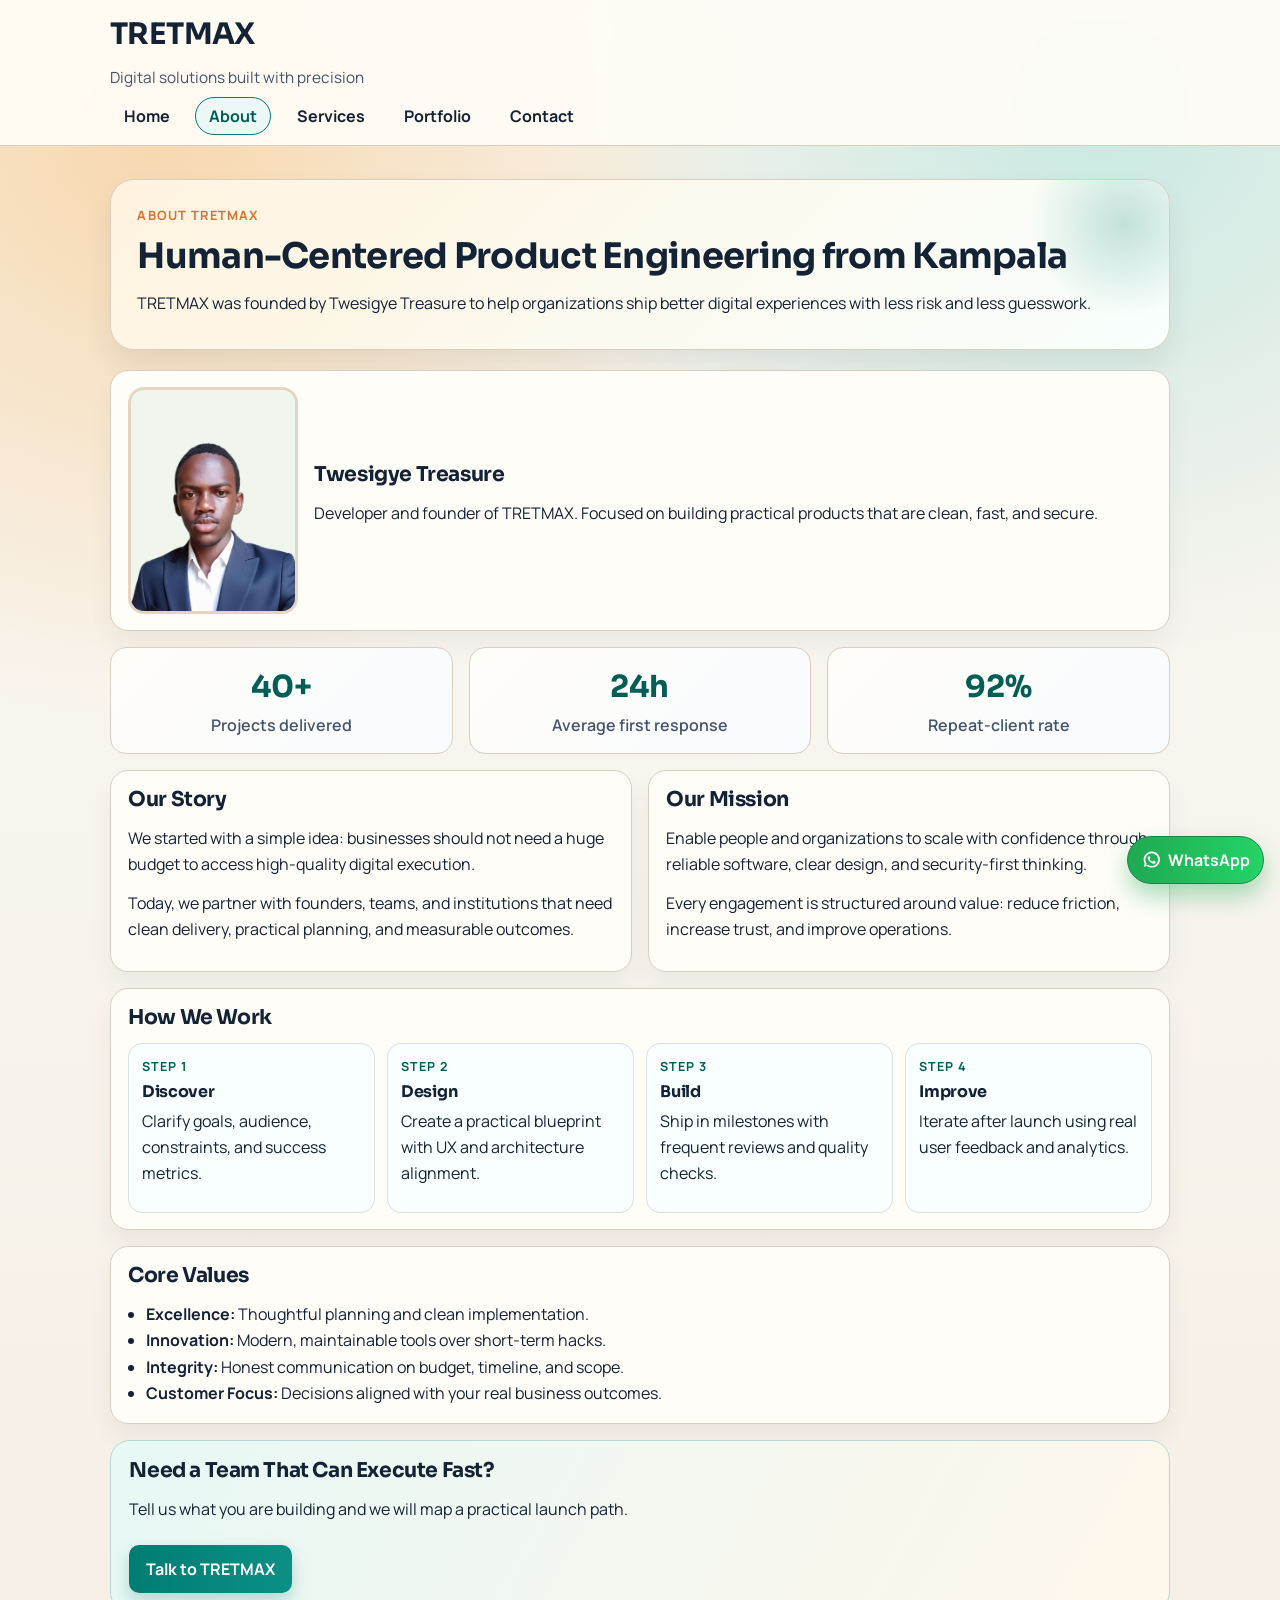
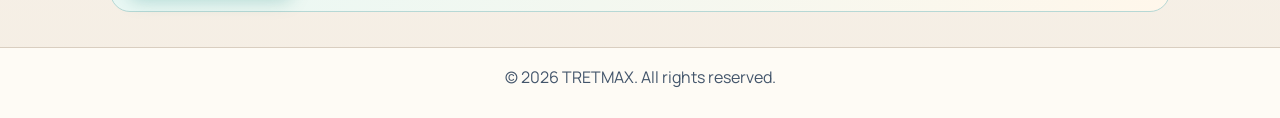
<file: about.html>
<!DOCTYPE html>
<html lang="en">
<head>
    <meta charset="UTF-8">
    <meta name="viewport" content="width=device-width, initial-scale=1.0">
    <title>About - TRETMAX</title>
    <link rel="stylesheet" href="styles.css">
</head>
<body>
    <header class="site-header">
        <div class="container">
            <h1>TRETMAX</h1>
            <p class="tagline">Digital solutions built with precision</p>
            <nav>
                <ul>
                    <li><a href="index.html">Home</a></li>
                    <li><a href="about.html" aria-current="page">About</a></li>
                    <li><a href="services.html">Services</a></li>
                    <li><a href="portfolio.html">Portfolio</a></li>
                    <li><a href="contact.html">Contact</a></li>
                </ul>
            </nav>
        </div>
    </header>

    <main class="container">
        <section class="hero compact">
            <p class="eyebrow">About TRETMAX</p>
            <h2>Human-Centered Product Engineering from Kampala</h2>
            <p>TRETMAX was founded by Twesigye Treasure to help organizations ship better digital experiences with less risk and less guesswork.</p>
        </section>

        <section class="card profile-card">
            <div class="profile-photo-wrap">
                <img class="profile-photo" src="me.jpg" alt="Portrait of Twesigye Treasure">
            </div>
            <div>
                <h3>Twesigye Treasure</h3>
                <p>Developer and founder of TRETMAX. Focused on building practical products that are clean, fast, and secure.</p>
            </div>
        </section>

        <section class="grid stats-grid">
            <article class="metric-card">
                <p class="metric-number">40+</p>
                <p class="metric-label">Projects delivered</p>
            </article>
            <article class="metric-card">
                <p class="metric-number">24h</p>
                <p class="metric-label">Average first response</p>
            </article>
            <article class="metric-card">
                <p class="metric-number">92%</p>
                <p class="metric-label">Repeat-client rate</p>
            </article>
        </section>

        <section class="grid two-up">
            <article class="card">
                <h3>Our Story</h3>
                <p>We started with a simple idea: businesses should not need a huge budget to access high-quality digital execution.</p>
                <p>Today, we partner with founders, teams, and institutions that need clean delivery, practical planning, and measurable outcomes.</p>
            </article>
            <article class="card">
                <h3>Our Mission</h3>
                <p>Enable people and organizations to scale with confidence through reliable software, clear design, and security-first thinking.</p>
                <p>Every engagement is structured around value: reduce friction, increase trust, and improve operations.</p>
            </article>
        </section>

        <section class="card">
            <h3>How We Work</h3>
            <div class="process-grid">
                <article class="step">
                    <p class="step-tag">Step 1</p>
                    <h4>Discover</h4>
                    <p>Clarify goals, audience, constraints, and success metrics.</p>
                </article>
                <article class="step">
                    <p class="step-tag">Step 2</p>
                    <h4>Design</h4>
                    <p>Create a practical blueprint with UX and architecture alignment.</p>
                </article>
                <article class="step">
                    <p class="step-tag">Step 3</p>
                    <h4>Build</h4>
                    <p>Ship in milestones with frequent reviews and quality checks.</p>
                </article>
                <article class="step">
                    <p class="step-tag">Step 4</p>
                    <h4>Improve</h4>
                    <p>Iterate after launch using real user feedback and analytics.</p>
                </article>
            </div>
        </section>

        <section class="card">
            <h3>Core Values</h3>
            <ul>
                <li><strong>Excellence:</strong> Thoughtful planning and clean implementation.</li>
                <li><strong>Innovation:</strong> Modern, maintainable tools over short-term hacks.</li>
                <li><strong>Integrity:</strong> Honest communication on budget, timeline, and scope.</li>
                <li><strong>Customer Focus:</strong> Decisions aligned with your real business outcomes.</li>
            </ul>
        </section>

        <section class="cta-panel">
            <h3>Need a Team That Can Execute Fast?</h3>
            <p>Tell us what you are building and we will map a practical launch path.</p>
            <a class="cta" href="contact.html">Talk to TRETMAX</a>
        </section>
    </main>

    <footer class="site-footer">
        <p>&copy; 2026 TRETMAX. All rights reserved.</p>
    </footer>
    <script src="script.js"></script>
</body>
</html>
</file>
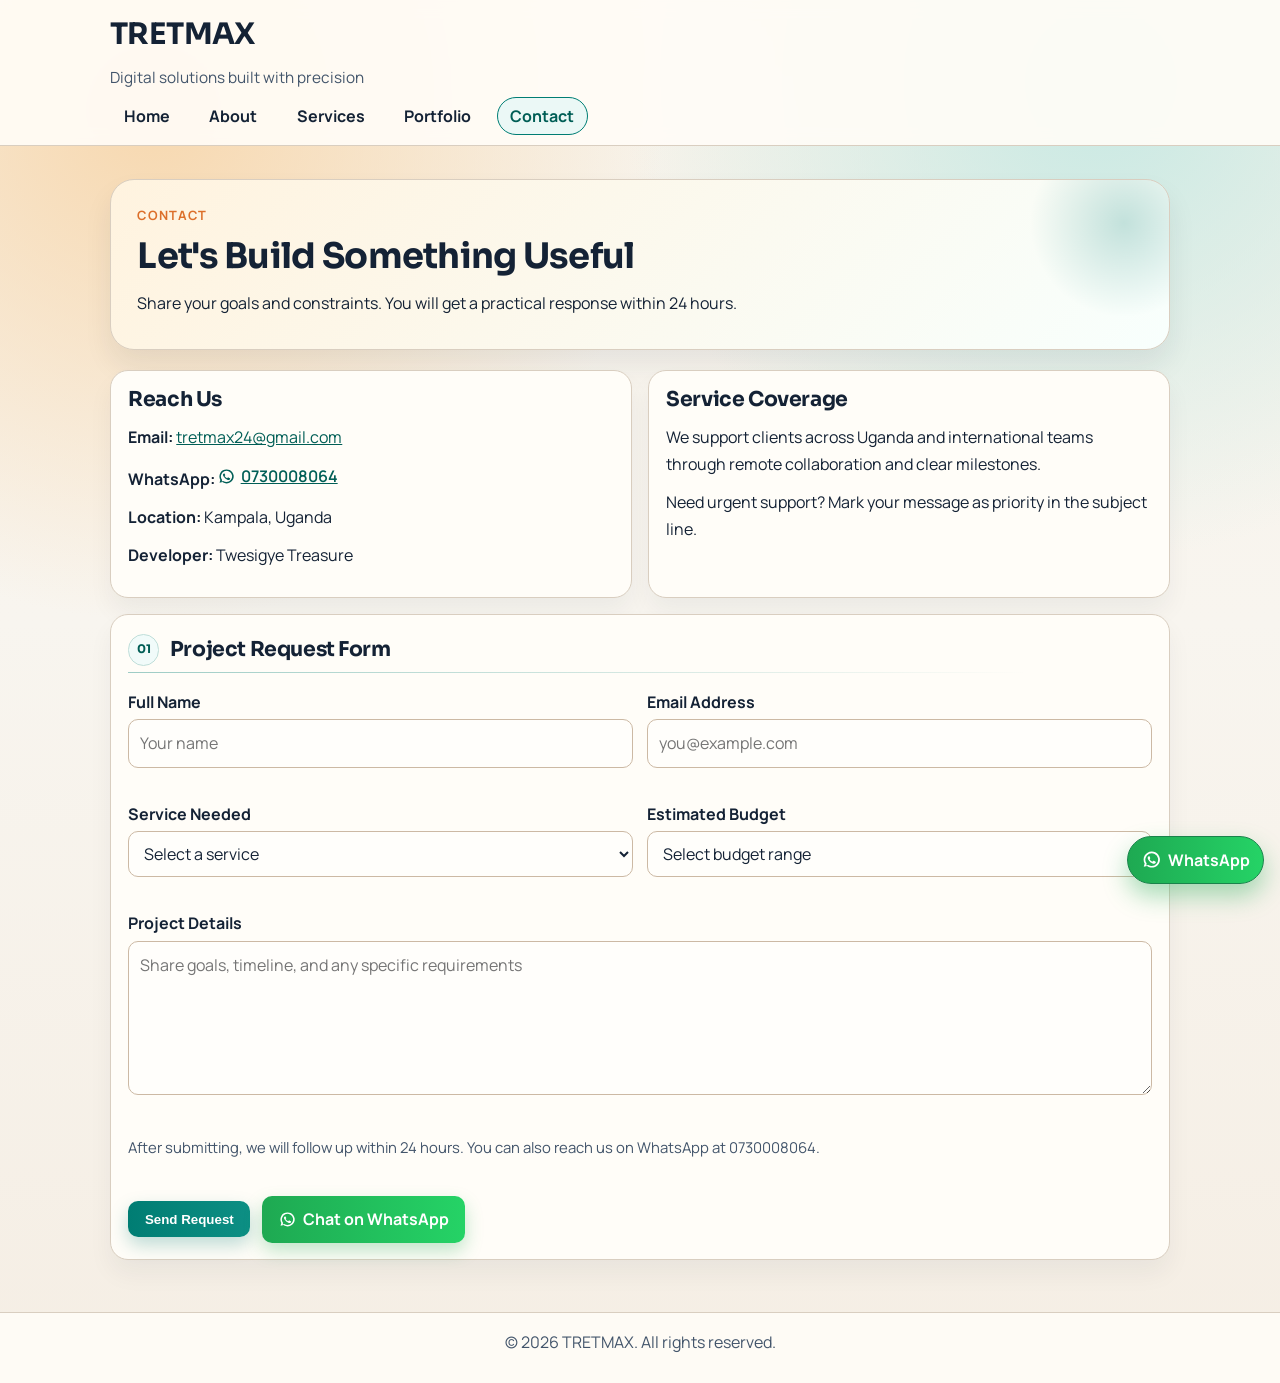
<file: contact.html>
<!DOCTYPE html>
<html lang="en">
<head>
    <meta charset="UTF-8">
    <meta name="viewport" content="width=device-width, initial-scale=1.0">
    <title>Contact - TRETMAX</title>
    <link rel="stylesheet" href="styles.css">
</head>
<body>
    <header class="site-header">
        <div class="container">
            <h1>TRETMAX</h1>
            <p class="tagline">Digital solutions built with precision</p>
            <nav>
                <ul>
                    <li><a href="index.html">Home</a></li>
                    <li><a href="about.html">About</a></li>
                    <li><a href="services.html">Services</a></li>
                    <li><a href="portfolio.html">Portfolio</a></li>
                    <li><a href="contact.html" aria-current="page">Contact</a></li>
                </ul>
            </nav>
        </div>
    </header>

    <main class="container">
        <section class="hero compact">
            <p class="eyebrow">Contact</p>
            <h2>Let's Build Something Useful</h2>
            <p>Share your goals and constraints. You will get a practical response within 24 hours.</p>
        </section>

        <section class="grid two-up">
            <article class="card">
                <h3>Reach Us</h3>
                <p><strong>Email:</strong> <a href="mailto:tretmax24@gmail.com">tretmax24@gmail.com</a></p>
                <p>
                    <strong>WhatsApp:</strong>
                    <a class="wa-inline" href="https://wa.me/256730008064" target="_blank" rel="noopener" aria-label="Chat on WhatsApp">
                        <span class="wa-logo" aria-hidden="true">
                            <svg viewBox="0 0 24 24" focusable="false" aria-hidden="true">
                                <path d="M12 2a10 10 0 0 0-8.66 15l-1.1 4 4.1-1.08A10 10 0 1 0 12 2Zm0 18a8 8 0 0 1-4.08-1.12l-.29-.17-2.43.64.65-2.37-.19-.3A8 8 0 1 1 12 20Zm4.26-5.83c-.23-.12-1.36-.67-1.58-.74s-.38-.12-.54.12-.62.74-.76.89-.28.17-.51.06a6.54 6.54 0 0 1-1.93-1.19 7.22 7.22 0 0 1-1.34-1.67c-.14-.24 0-.36.11-.48.1-.1.23-.25.34-.37a1.41 1.41 0 0 0 .23-.39.43.43 0 0 0 0-.4c-.06-.12-.54-1.29-.74-1.77s-.39-.4-.54-.41h-.46a.9.9 0 0 0-.64.3 2.69 2.69 0 0 0-.84 2A4.68 4.68 0 0 0 8.6 13a10.69 10.69 0 0 0 4.09 3.61 13.87 13.87 0 0 0 1.36.5 3.3 3.3 0 0 0 1.5.1 2.45 2.45 0 0 0 1.61-1.14 2 2 0 0 0 .14-1.14c-.06-.08-.22-.13-.45-.25Z"/>
                            </svg>
                        </span>
                        <span>0730008064</span>
                    </a>
                </p>
                <p><strong>Location:</strong> Kampala, Uganda</p>
                <p><strong>Developer:</strong> Twesigye Treasure</p>
            </article>
            <article class="card">
                <h3>Service Coverage</h3>
                <p>We support clients across Uganda and international teams through remote collaboration and clear milestones.</p>
                <p>Need urgent support? Mark your message as priority in the subject line.</p>
            </article>
        </section>

        <section class="card">
            <div class="section-head">
                <span class="section-icon" aria-hidden="true">01</span>
                <h3>Project Request Form</h3>
            </div>
            <div class="section-rule"></div>
            <form
                id="contactForm"
                class="contact-form"
                action="https://formsubmit.co/ajax/tretmax24@gmail.com"
                method="POST"
                novalidate
            >
                <input type="hidden" name="_subject" value="New TRETMAX Project Request">
                <input type="hidden" name="_template" value="table">
                <input type="hidden" name="_captcha" value="false">
                <input type="text" name="_honey" autocomplete="off" tabindex="-1" class="hidden-trap">
                <div class="form-grid">
                    <div class="field">
                        <label for="name">Full Name</label>
                        <input id="name" name="name" type="text" placeholder="Your name" required>
                        <p class="field-error" data-error-for="name"></p>
                    </div>

                    <div class="field">
                        <label for="email">Email Address</label>
                        <input id="email" name="email" type="email" placeholder="you@example.com" required>
                        <p class="field-error" data-error-for="email"></p>
                    </div>

                    <div class="field">
                        <label for="service">Service Needed</label>
                        <select id="service" name="service" required>
                            <option value="">Select a service</option>
                            <option>Web Development</option>
                            <option>Graphic and Brand Design</option>
                            <option>App Development</option>
                            <option>Cyber Security</option>
                            <option>Mixed Package</option>
                        </select>
                        <p class="field-error" data-error-for="service"></p>
                    </div>

                    <div class="field">
                        <label for="budget">Estimated Budget</label>
                        <select id="budget" name="budget" required>
                            <option value="">Select budget range</option>
                            <option>USD 300 - 700</option>
                            <option>USD 800 - 1,800</option>
                            <option>USD 2,000+</option>
                            <option>Need guidance first</option>
                        </select>
                        <p class="field-error" data-error-for="budget"></p>
                    </div>

                    <div class="field full-width">
                        <label for="message">Project Details</label>
                        <textarea id="message" name="message" rows="5" placeholder="Share goals, timeline, and any specific requirements" required></textarea>
                        <p class="field-error" data-error-for="message"></p>
                    </div>
                </div>

                <p class="form-note">After submitting, we will follow up within 24 hours. You can also reach us on WhatsApp at 0730008064.</p>
                <div class="form-actions">
                    <button class="cta" type="submit">Send Request</button>
                    <a class="cta whatsapp-cta" href="https://wa.me/256730008064" target="_blank" rel="noopener" aria-label="Chat on WhatsApp">
                        <span class="wa-logo" aria-hidden="true">
                            <svg viewBox="0 0 24 24" focusable="false" aria-hidden="true">
                                <path d="M12 2a10 10 0 0 0-8.66 15l-1.1 4 4.1-1.08A10 10 0 1 0 12 2Zm0 18a8 8 0 0 1-4.08-1.12l-.29-.17-2.43.64.65-2.37-.19-.3A8 8 0 1 1 12 20Zm4.26-5.83c-.23-.12-1.36-.67-1.58-.74s-.38-.12-.54.12-.62.74-.76.89-.28.17-.51.06a6.54 6.54 0 0 1-1.93-1.19 7.22 7.22 0 0 1-1.34-1.67c-.14-.24 0-.36.11-.48.1-.1.23-.25.34-.37a1.41 1.41 0 0 0 .23-.39.43.43 0 0 0 0-.4c-.06-.12-.54-1.29-.74-1.77s-.39-.4-.54-.41h-.46a.9.9 0 0 0-.64.3 2.69 2.69 0 0 0-.84 2A4.68 4.68 0 0 0 8.6 13a10.69 10.69 0 0 0 4.09 3.61 13.87 13.87 0 0 0 1.36.5 3.3 3.3 0 0 0 1.5.1 2.45 2.45 0 0 0 1.61-1.14 2 2 0 0 0 .14-1.14c-.06-.08-.22-.13-.45-.25Z"/>
                            </svg>
                        </span>
                        <span>Chat on WhatsApp</span>
                    </a>
                    <p id="formFeedback" class="form-feedback" aria-live="polite"></p>
                </div>
            </form>
        </section>
    </main>

    <footer class="site-footer">
        <p>&copy; 2026 TRETMAX. All rights reserved.</p>
    </footer>
    <script src="script.js"></script>
</body>
</html>
</file>
<file: styles.css>
@import url('https://fonts.googleapis.com/css2?family=Sora:wght@400;600;700&family=Manrope:wght@400;500;700&display=swap');

:root {
    --bg: #f7f1e6;
    --surface: #fffdf8;
    --ink: #142235;
    --ink-soft: #43556b;
    --brand: #007d73;
    --brand-deep: #005e56;
    --accent: #dc6f2a;
    --accent-soft: #f9e7d8;
    --line: #d9cec0;
    --ok: #146d3f;
    --danger: #b73a30;
}

* {
    box-sizing: border-box;
}

html,
body {
    margin: 0;
    padding: 0;
}

body {
    font-family: "Manrope", "Segoe UI", sans-serif;
    color: var(--ink);
    background:
        radial-gradient(circle at 12% 8%, #f7d8af 0%, transparent 30%),
        radial-gradient(circle at 86% 6%, #c8e9e3 0%, transparent 28%),
        linear-gradient(180deg, #f7f2e9 0%, #f8f5ef 45%, #f5eee4 100%);
    line-height: 1.65;
    min-height: 100vh;
}

.container {
    width: min(1060px, 92vw);
    margin: 0 auto;
}

.site-header {
    position: sticky;
    top: 0;
    z-index: 20;
    border-bottom: 1px solid var(--line);
    background: rgba(255, 252, 247, 0.92);
    backdrop-filter: blur(8px);
}

.site-header .container {
    padding: 1rem 0 0.95rem;
}

h1,
h2,
h3,
h4 {
    font-family: "Sora", "Trebuchet MS", sans-serif;
    letter-spacing: -0.02em;
    margin: 0 0 0.75rem;
    line-height: 1.25;
}

h1 {
    font-size: clamp(1.45rem, 3vw, 1.85rem);
}

h2 {
    font-size: clamp(1.4rem, 3.5vw, 2.2rem);
}

h3 {
    font-size: clamp(1.08rem, 2.4vw, 1.28rem);
}

.tagline {
    margin: 0 0 0.8rem;
    color: var(--ink-soft);
    font-size: 0.96rem;
}

nav ul {
    list-style: none;
    margin: 0;
    padding: 0;
    display: flex;
    flex-wrap: wrap;
    gap: 0.74rem;
}

nav a {
    color: var(--ink);
    text-decoration: none;
    padding: 0.44rem 0.8rem;
    border-radius: 999px;
    border: 1px solid transparent;
    font-weight: 700;
    transition: all 180ms ease;
}

nav a:hover,
nav a[aria-current="page"] {
    border-color: var(--brand);
    color: var(--brand-deep);
    background: #ebf8f6;
}

main {
    padding: 2.1rem 0 2.2rem;
}

.hero {
    position: relative;
    isolation: isolate;
    margin-bottom: 1.2rem;
    padding: 1.65rem;
    border: 1px solid var(--line);
    border-radius: 24px;
    overflow: hidden;
    background: linear-gradient(135deg, #fff3df 0%, #f8fffd 100%);
    box-shadow: 0 16px 28px rgba(20, 33, 49, 0.08);
}

.hero::after {
    content: "";
    position: absolute;
    width: 190px;
    height: 190px;
    right: -50px;
    top: -52px;
    border-radius: 999px;
    background: radial-gradient(circle, rgba(0, 125, 115, 0.22) 0%, rgba(0, 125, 115, 0) 70%);
    z-index: -1;
    animation: drift 8.5s ease-in-out infinite;
}

.hero.compact {
    padding-block: 1.3rem;
}

.hero-media {
    margin-top: 0.95rem;
    border: 1px solid #d6d8cf;
    border-radius: 16px;
    overflow: hidden;
}

.hero-media img {
    width: 100%;
    height: clamp(190px, 35vw, 280px);
    object-fit: cover;
    display: block;
}

.eyebrow {
    display: inline-block;
    margin: 0 0 0.5rem;
    font-size: 0.8rem;
    letter-spacing: 0.09em;
    text-transform: uppercase;
    font-weight: 700;
    color: var(--accent);
}

.section-head {
    display: flex;
    align-items: center;
    gap: 0.65rem;
    margin: 0.2rem 0 0.42rem;
}

.section-head h3 {
    margin: 0;
}

.section-icon {
    display: inline-flex;
    align-items: center;
    justify-content: center;
    width: 1.95rem;
    height: 1.95rem;
    border-radius: 50%;
    border: 1px solid #bfded9;
    background: #f1fbfa;
    color: var(--brand-deep);
    font-family: "Sora", "Trebuchet MS", sans-serif;
    font-size: 0.74rem;
    font-weight: 700;
}

.section-rule {
    height: 1px;
    width: 100%;
    margin-bottom: 0.95rem;
    background: linear-gradient(90deg, rgba(0, 125, 115, 0.38) 0%, rgba(0, 125, 115, 0) 88%);
}

.section-muted {
    margin-top: -0.2rem;
    color: var(--ink-soft);
}

p {
    margin: 0 0 0.75rem;
}

a {
    color: var(--brand-deep);
}

.cta {
    display: inline-block;
    margin-top: 0.7rem;
    text-decoration: none;
    background: linear-gradient(90deg, var(--brand) 0%, #0d8f84 100%);
    color: #ffffff;
    font-weight: 700;
    padding: 0.66rem 1.04rem;
    border-radius: 10px;
    box-shadow: 0 8px 18px rgba(0, 125, 115, 0.26);
    transition: transform 180ms ease, box-shadow 180ms ease;
    border: none;
    cursor: pointer;
}

.cta:hover {
    transform: translateY(-2px);
    box-shadow: 0 12px 20px rgba(0, 125, 115, 0.29);
}

.cta:disabled {
    opacity: 0.7;
    cursor: not-allowed;
    transform: none;
    box-shadow: 0 8px 18px rgba(0, 125, 115, 0.16);
}

.grid {
    display: grid;
    gap: 1rem;
}

.two-up {
    grid-template-columns: repeat(auto-fit, minmax(250px, 1fr));
}

.services-grid {
    grid-template-columns: repeat(auto-fit, minmax(235px, 1fr));
}

.packages-grid {
    grid-template-columns: repeat(auto-fit, minmax(220px, 1fr));
}

.portfolio-grid {
    grid-template-columns: repeat(auto-fit, minmax(230px, 1fr));
}

.card {
    border: 1px solid var(--line);
    border-radius: 18px;
    padding: 1.02rem 1.08rem;
    background: var(--surface);
    box-shadow: 0 14px 24px rgba(19, 34, 50, 0.05);
    transition: transform 220ms ease, box-shadow 220ms ease, border-color 220ms ease;
    margin-bottom: 1rem;
}

.card:hover {
    transform: translateY(-3px);
    box-shadow: 0 16px 30px rgba(19, 34, 50, 0.11);
    border-color: #c2b09a;
}

.card-media {
    margin: -1.02rem -1.08rem 0.9rem;
    border-bottom: 1px solid #d3d8ce;
    overflow: hidden;
}

.card-media img {
    width: 100%;
    height: 150px;
    object-fit: cover;
    display: block;
    transition: transform 220ms ease;
}

.card:hover .card-media img {
    transform: scale(1.04);
}

.service-card {
    border-top: 4px solid var(--accent);
}

.package-card {
    position: relative;
}

.package-card.featured {
    border-color: #9bcfc9;
    box-shadow: 0 18px 30px rgba(0, 125, 115, 0.13);
}

.package-badge {
    position: absolute;
    top: -0.7rem;
    right: 0.8rem;
    margin: 0;
    padding: 0.2rem 0.55rem;
    border-radius: 999px;
    background: #e8faf7;
    border: 1px solid #99d2ca;
    color: #0b6159;
    font-size: 0.78rem;
    font-weight: 700;
}

.package-tier {
    margin: 0;
    color: var(--ink-soft);
    font-size: 0.9rem;
    font-weight: 700;
    text-transform: uppercase;
    letter-spacing: 0.08em;
}

.package-price {
    margin: 0.15rem 0 0.55rem;
    font-family: "Sora", "Trebuchet MS", sans-serif;
    font-size: clamp(1.2rem, 2.8vw, 1.5rem);
    color: var(--brand-deep);
    font-weight: 700;
}

.case-meta {
    display: inline-block;
    margin: 0 0 0.5rem;
    padding: 0.2rem 0.55rem;
    border: 1px solid #d2e7e4;
    border-radius: 999px;
    background: #f0fbf9;
    color: #0b6159;
    font-size: 0.82rem;
    font-weight: 700;
}

.case-result {
    margin-top: 0.45rem;
}

.quick-link-grid {
    display: grid;
    gap: 0.62rem;
    grid-template-columns: repeat(auto-fit, minmax(180px, 1fr));
}

.mini-link {
    display: block;
    border: 1px solid #c6dfdc;
    border-radius: 12px;
    padding: 0.72rem 0.76rem;
    text-decoration: none;
    color: #0d5f58;
    font-weight: 700;
    background: #f2fbf9;
    transition: all 180ms ease;
}

.mini-link:hover {
    transform: translateY(-2px);
    border-color: #8ec8c1;
    background: #eaf8f5;
}

.profile-card {
    display: grid;
    grid-template-columns: auto 1fr;
    gap: 1rem;
    align-items: center;
}

.profile-photo-wrap {
    width: clamp(120px, 20vw, 170px);
    aspect-ratio: 3 / 4;
    border-radius: 16px;
    overflow: hidden;
    border: 3px solid #e5d4c2;
    background: linear-gradient(135deg, #f3e2cf 0%, #d4efea 100%);
    flex-shrink: 0;
}

.profile-photo {
    width: 100%;
    height: 100%;
    object-fit: cover;
    object-position: center 18%;
    display: block;
}

ul {
    margin: 0.2rem 0 0;
    padding-left: 1.08rem;
}

.stats-grid {
    grid-template-columns: repeat(auto-fit, minmax(170px, 1fr));
    margin-bottom: 1rem;
}

.metric-card {
    border: 1px solid var(--line);
    border-radius: 16px;
    padding: 0.9rem;
    text-align: center;
    background: linear-gradient(135deg, #fffdf8 0%, #f8fbff 100%);
}

.metric-number {
    margin: 0;
    font-family: "Sora", "Trebuchet MS", sans-serif;
    font-weight: 700;
    font-size: clamp(1.4rem, 3vw, 1.9rem);
    color: var(--brand-deep);
}

.metric-label {
    margin: 0;
    color: var(--ink-soft);
    font-weight: 600;
}

.process-grid {
    display: grid;
    grid-template-columns: repeat(auto-fit, minmax(180px, 1fr));
    gap: 0.8rem;
    margin-top: 0.45rem;
}

.step {
    border: 1px solid #d7e3e1;
    border-radius: 14px;
    padding: 0.8rem;
    background: #f8fffe;
}

.step h4 {
    margin-bottom: 0.35rem;
}

.step-tag {
    margin: 0 0 0.3rem;
    color: var(--brand-deep);
    font-size: 0.78rem;
    font-weight: 700;
    text-transform: uppercase;
    letter-spacing: 0.08em;
}

.pill-list {
    display: flex;
    flex-wrap: wrap;
    gap: 0.55rem;
}

.pill-list span {
    display: inline-flex;
    align-items: center;
    padding: 0.35rem 0.68rem;
    border-radius: 999px;
    border: 1px solid #efd1bc;
    background: var(--accent-soft);
    color: #744023;
    font-weight: 600;
    font-size: 0.9rem;
}

.contact-form {
    display: grid;
    gap: 0.82rem;
}

.hidden-trap {
    position: absolute;
    left: -9999px;
    width: 1px;
    height: 1px;
    opacity: 0;
}

.form-grid {
    display: grid;
    gap: 0.85rem;
    grid-template-columns: repeat(2, minmax(0, 1fr));
}

.field.full-width {
    grid-column: 1 / -1;
}

label {
    display: block;
    margin-bottom: 0.28rem;
    font-weight: 700;
}

input,
select,
textarea {
    width: 100%;
    border: 1px solid #ccb9a4;
    border-radius: 10px;
    padding: 0.62rem 0.7rem;
    font: inherit;
    color: var(--ink);
    background: #fffefb;
}

textarea {
    resize: vertical;
}

input:focus,
select:focus,
textarea:focus {
    outline: none;
    border-color: #70c2ba;
    box-shadow: 0 0 0 3px rgba(112, 194, 186, 0.25);
}

input[aria-invalid="true"],
select[aria-invalid="true"],
textarea[aria-invalid="true"] {
    border-color: #d37970;
    background: #fff7f5;
}

.field-error {
    min-height: 1.1em;
    margin: 0.3rem 0 0;
    font-size: 0.83rem;
    color: var(--danger);
}

.form-note {
    color: var(--ink-soft);
    font-size: 0.93rem;
}

.form-actions {
    display: flex;
    flex-wrap: wrap;
    align-items: center;
    gap: 0.72rem;
}

.whatsapp-cta {
    display: inline-flex;
    align-items: center;
    gap: 0.45rem;
    background: linear-gradient(90deg, #1ea952 0%, #25d366 100%);
    box-shadow: 0 8px 18px rgba(30, 169, 82, 0.28);
}

.whatsapp-cta:hover {
    box-shadow: 0 12px 20px rgba(30, 169, 82, 0.33);
}

.wa-inline {
    display: inline-flex;
    align-items: center;
    gap: 0.35rem;
    font-weight: 600;
}

.wa-logo {
    width: 1.05rem;
    height: 1.05rem;
    display: inline-flex;
    align-items: center;
    justify-content: center;
    flex-shrink: 0;
}

.wa-logo svg {
    width: 100%;
    height: 100%;
    fill: currentColor;
}

.form-feedback {
    margin: 0;
    font-weight: 700;
    font-size: 0.93rem;
}

.form-feedback.is-success {
    color: var(--ok);
}

.form-feedback.is-error {
    color: var(--danger);
}

.cta-panel {
    margin-top: 1rem;
    border: 1px solid #b6d8d5;
    border-radius: 20px;
    padding: 1.1rem 1.15rem;
    background: linear-gradient(120deg, #e7f8f5 0%, #fff7eb 100%);
}

.site-footer {
    border-top: 1px solid var(--line);
    background: rgba(255, 252, 247, 0.92);
    padding: 1rem 0;
    text-align: center;
    color: var(--ink-soft);
}

.floating-wa {
    position: fixed;
    right: 1rem;
    bottom: 1rem;
    z-index: 60;
    display: inline-flex;
    align-items: center;
    gap: 0.45rem;
    padding: 0.62rem 0.82rem;
    border-radius: 999px;
    border: 1px solid #19834b;
    background: linear-gradient(90deg, #1ea952 0%, #25d366 100%);
    color: #ffffff;
    font-weight: 700;
    text-decoration: none;
    box-shadow: 0 12px 24px rgba(30, 169, 82, 0.38);
    transition: transform 180ms ease, box-shadow 180ms ease;
}

.floating-wa:hover {
    transform: translateY(-2px);
    box-shadow: 0 15px 28px rgba(30, 169, 82, 0.45);
}

.floating-wa .wa-logo {
    width: 1.2rem;
    height: 1.2rem;
}

.reveal {
    opacity: 0;
    transform: translateY(20px);
    transition: opacity 520ms ease, transform 520ms ease;
}

.reveal.is-visible {
    opacity: 1;
    transform: translateY(0);
}

@keyframes drift {
    0% {
        transform: translateY(0px);
    }
    50% {
        transform: translateY(10px);
    }
    100% {
        transform: translateY(0px);
    }
}

@media (max-width: 720px) {
    .hero {
        padding: 1.2rem;
        border-radius: 18px;
    }

    .card,
    .cta-panel,
    .metric-card {
        border-radius: 14px;
    }

    nav a {
        padding: 0.35rem 0.64rem;
        font-size: 0.94rem;
    }

    .profile-card {
        grid-template-columns: 1fr;
        text-align: center;
    }

    .profile-photo-wrap {
        margin: 0 auto;
    }

    .form-grid {
        grid-template-columns: 1fr;
    }

    .field.full-width {
        grid-column: auto;
    }

    .card-media img {
        height: 170px;
    }

    .floating-wa {
        right: 0.75rem;
        bottom: 0.75rem;
        padding: 0.58rem 0.74rem;
    }
}

@media (prefers-reduced-motion: reduce) {
    * {
        animation: none !important;
        transition: none !important;
        scroll-behavior: auto !important;
    }
}
</file>
